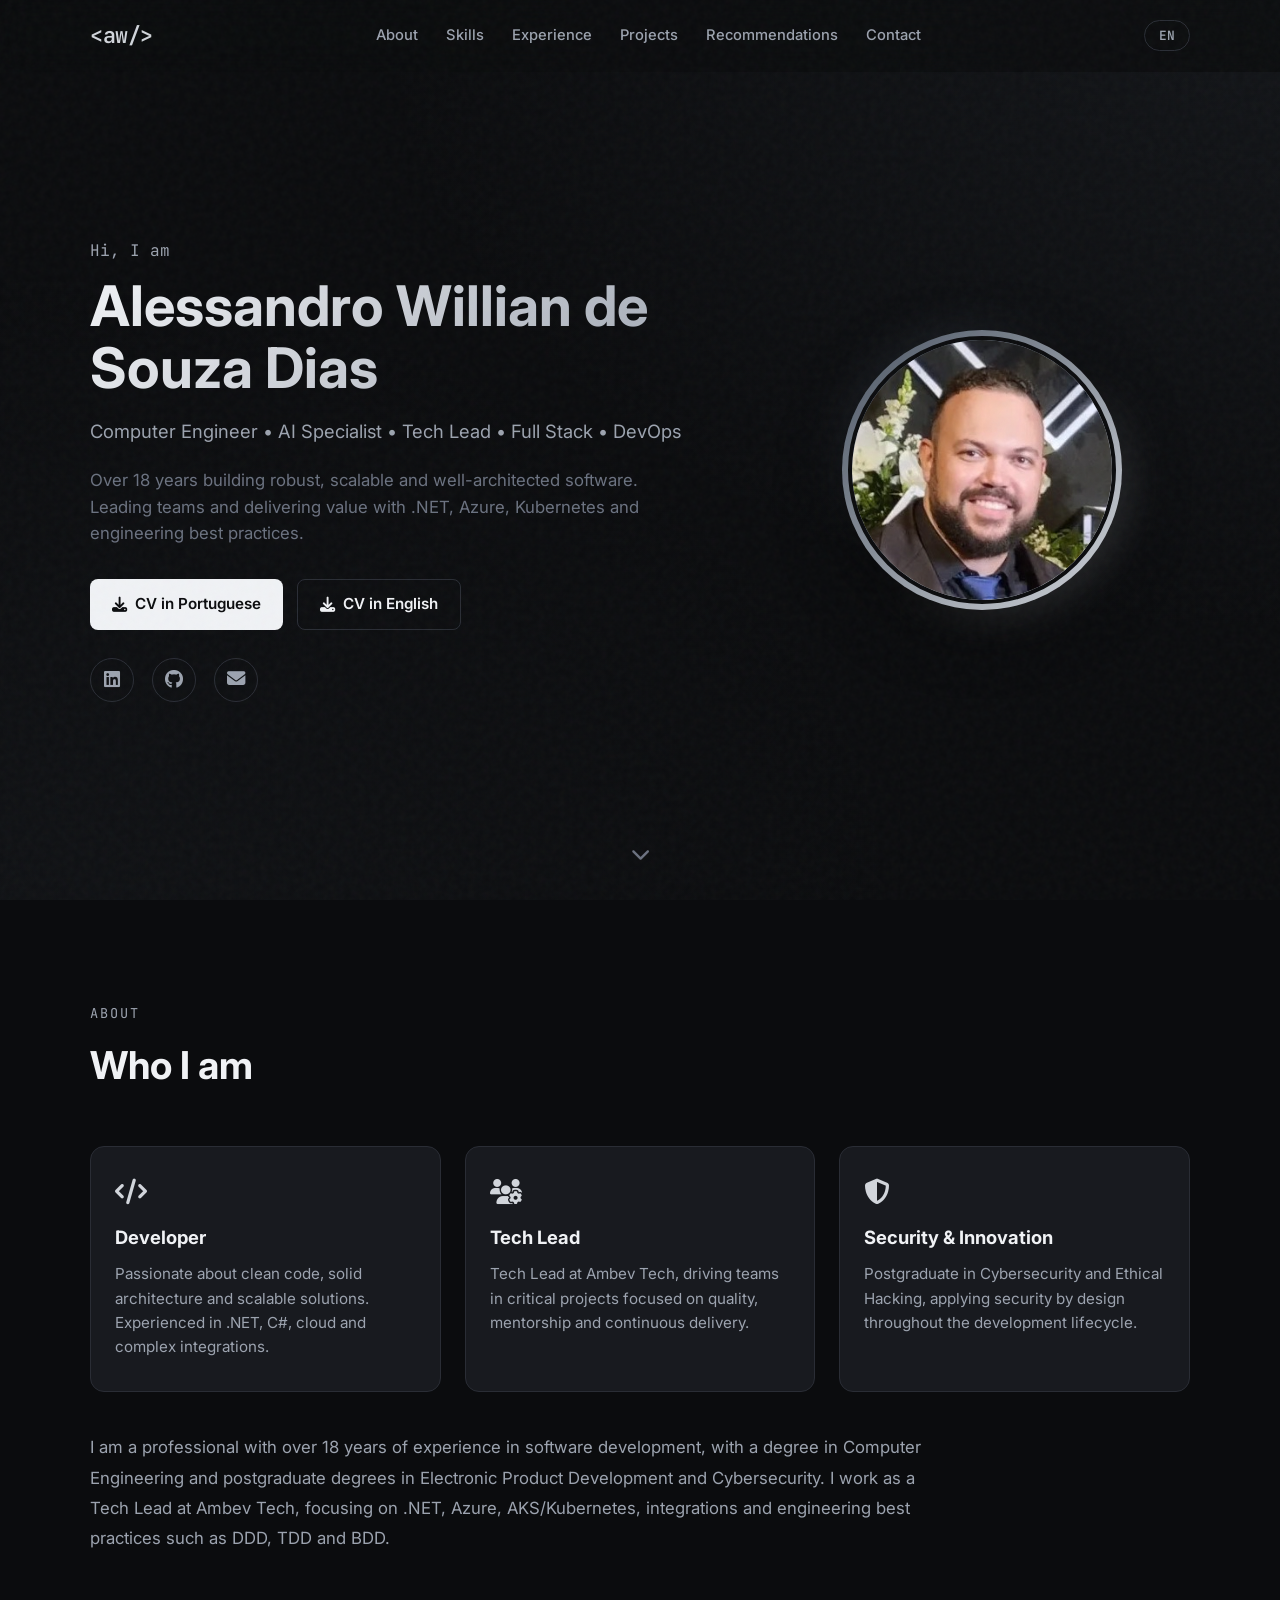
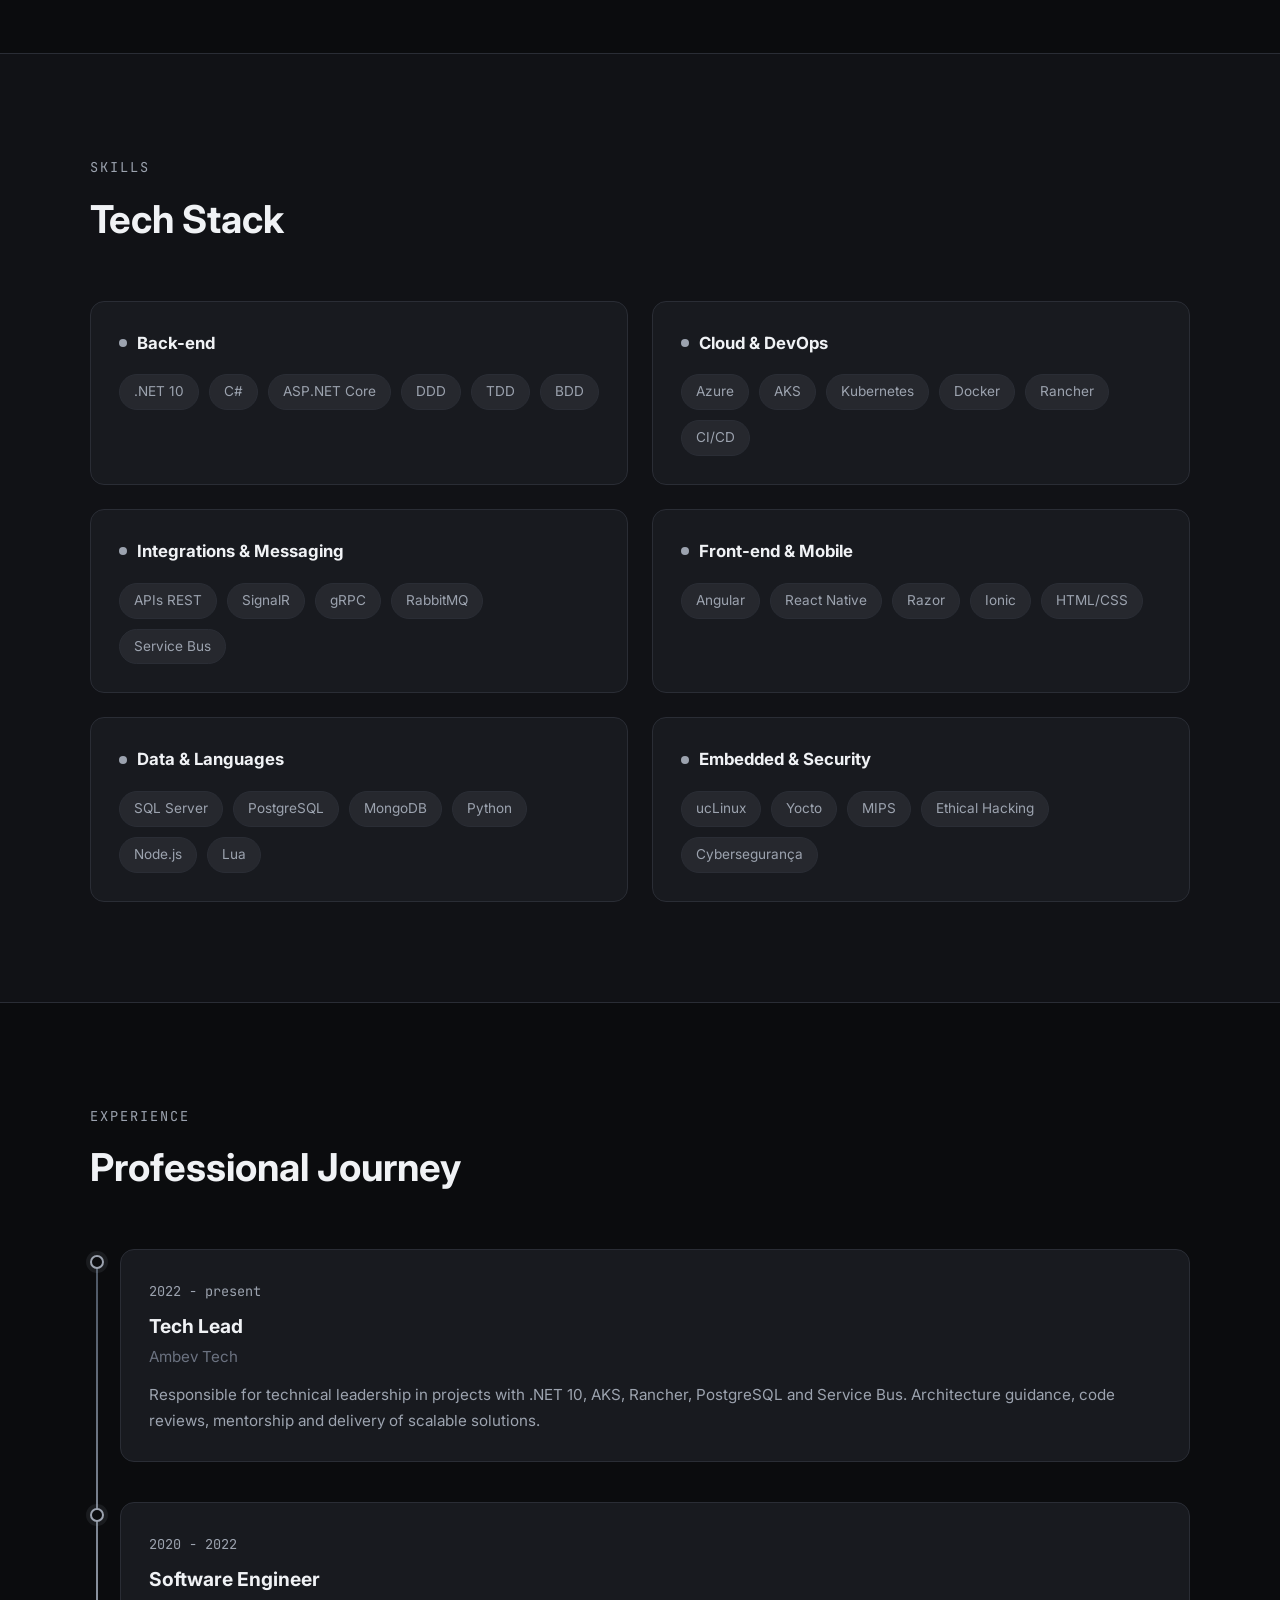
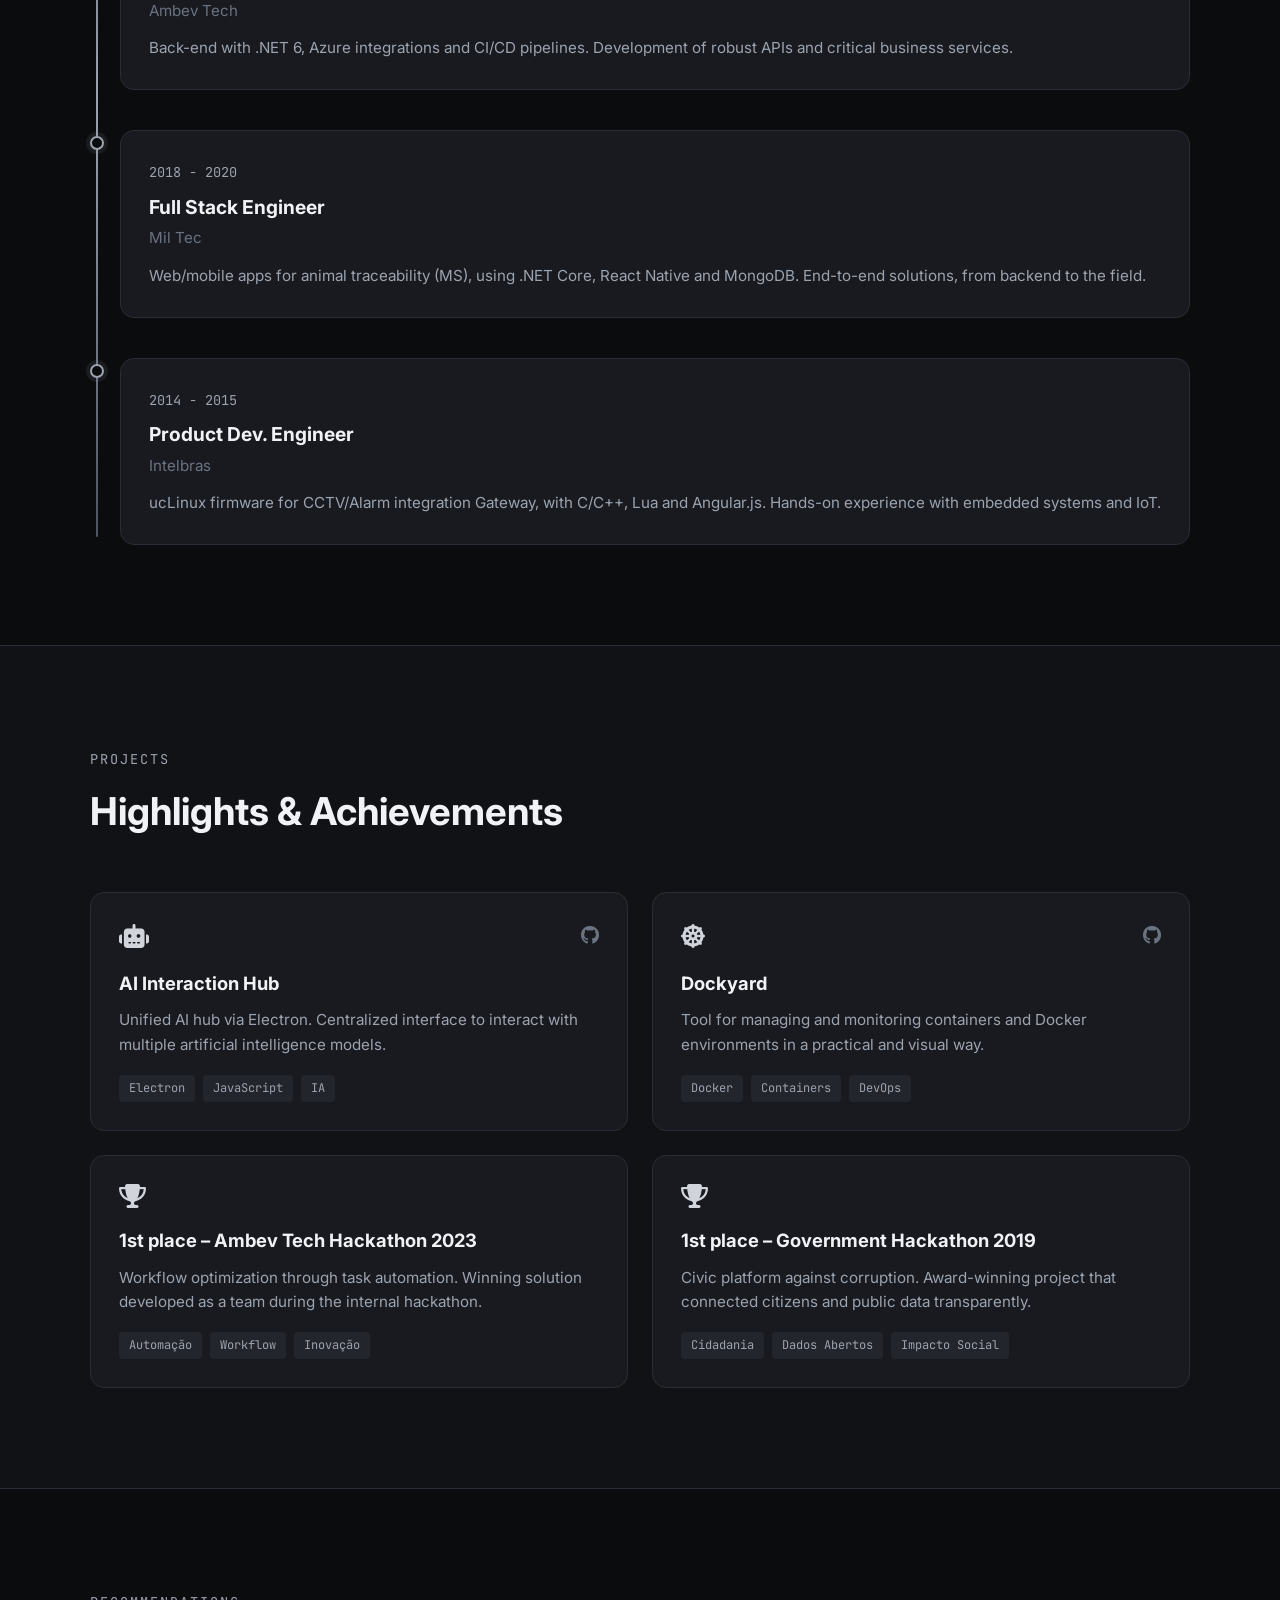
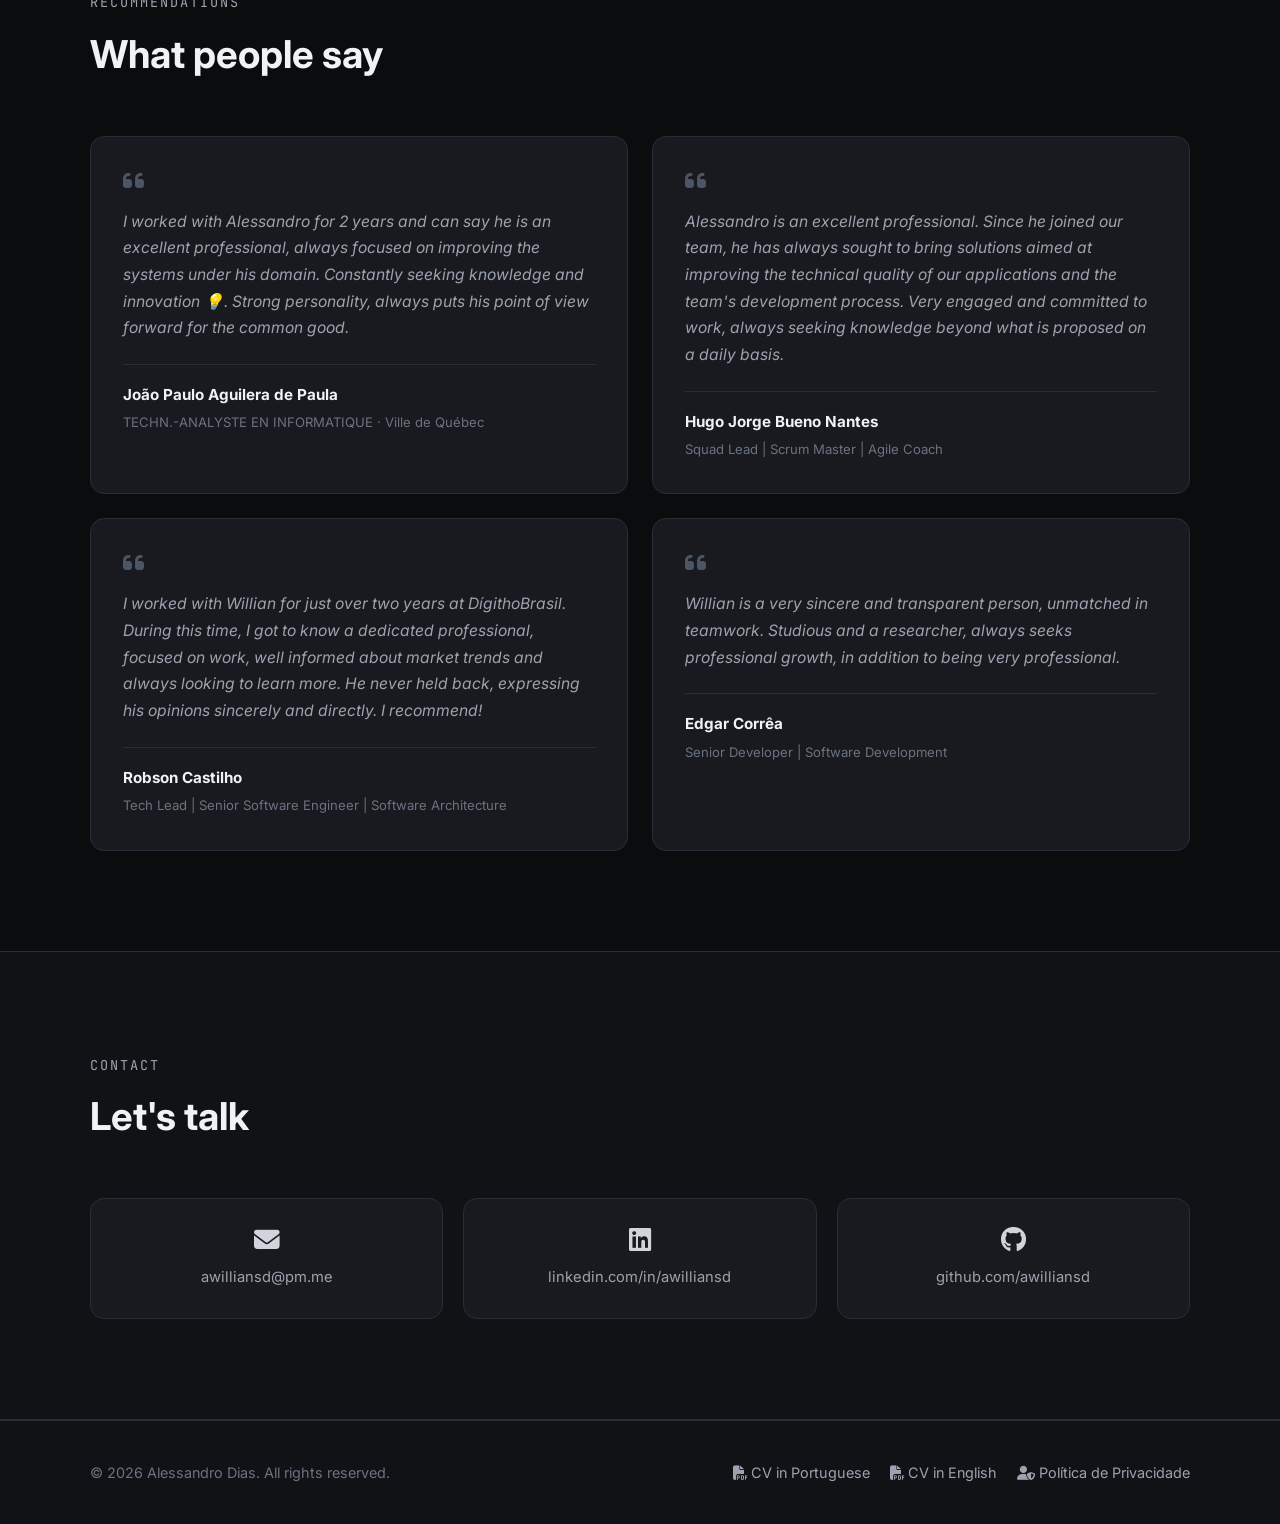
<file: index.html>
<!DOCTYPE html>
<html lang="pt-BR">
<head>
  <meta charset="UTF-8">
  <meta name="viewport" content="width=device-width, initial-scale=1.0">
  <title>Alessandro Dias | Desenvolvedor & Engenheiro Digital</title>
  <meta name="description" content="Currículo online de Alessandro Willian de Souza Dias - Engenheiro de Computação, Tech Lead e Especialista em IA.">
  <link rel="preconnect" href="https://fonts.googleapis.com">
  <link rel="preconnect" href="https://fonts.gstatic.com" crossorigin>
  <link href="https://fonts.googleapis.com/css2?family=Inter:wght@300;400;500;600;700&family=JetBrains+Mono:wght@400;500&display=swap" rel="stylesheet">
  <link rel="stylesheet" href="https://cdnjs.cloudflare.com/ajax/libs/font-awesome/6.5.2/css/all.min.css" integrity="sha512-SnH5WK+bZxgPHs44uWIX+LLJAJ9/2PkPKZ5QiAj6Ta86w+fsb2TkcmfRyVX3pBnMFcV7oQPJkl9QevSCWr3W6A==" crossorigin="anonymous" referrerpolicy="no-referrer">
  <link rel="stylesheet" href="style.css">
</head>
<body>
  <div class="noise"></div>

  <header class="site-header">
    <div class="container header-content">
      <a href="#" class="logo" aria-label="Home">&lt;aw/&gt;</a>
      <nav class="main-nav" aria-label="Navegação principal">
        <a href="#sobre" data-i18n="nav.about">Sobre</a>
        <a href="#habilidades" data-i18n="nav.skills">Habilidades</a>
        <a href="#experiencia" data-i18n="nav.experience">Experiência</a>
        <a href="#projetos" data-i18n="nav.projects">Projetos</a>
        <a href="#depoimentos" data-i18n="nav.recommendations">Depoimentos</a>
        <a href="#contato" data-i18n="nav.contact">Contato</a>
      </nav>
      <div class="header-actions">
        <button class="lang-toggle" id="langToggle" aria-label="Alternar idioma">PT</button>
        <button class="mobile-menu-toggle" id="mobileMenuToggle" aria-label="Abrir menu">
          <i class="fas fa-bars"></i>
        </button>
      </div>
    </div>
  </header>

  <main>
    <section class="hero" id="inicio">
      <div class="container hero-content">
        <div class="hero-text">
          <p class="hero-greeting" data-i18n="hero.greeting">Olá, eu sou</p>
          <h1>Alessandro Willian de Souza Dias</h1>
          <p class="hero-title" data-i18n="hero.title">Engenheiro de Computação • Especialista em IA • Tech Lead • Full Stack • DevOps</p>
          <p class="hero-summary" data-i18n="hero.summary">Mais de 18 anos construindo software robusto, escalável e bem arquitetado. Liderando times e entregando valor com .NET, Azure, Kubernetes e boas práticas de engenharia.</p>
          <div class="hero-buttons">
            <a href="Alessandro%20Willian%20-%20CV%202025.pdf" download class="btn btn-primary">
              <i class="fas fa-download"></i> <span data-i18n="hero.downloadPt">CV em Português</span>
            </a>
            <a href="Alessandro%20Willian%20-%20Resume%202025.pdf" download class="btn btn-secondary">
              <i class="fas fa-download"></i> <span data-i18n="hero.downloadEn">CV in English</span>
            </a>
          </div>
          <div class="hero-socials">
            <a href="https://linkedin.com/in/awilliansd" target="_blank" rel="noopener" aria-label="LinkedIn"><i class="fab fa-linkedin"></i></a>
            <a href="https://github.com/awilliansd" target="_blank" rel="noopener" aria-label="GitHub"><i class="fab fa-github"></i></a>
            <a href="mailto:awilliansd@pm.me" aria-label="Email"><i class="fas fa-envelope"></i></a>
          </div>
        </div>
        <div class="hero-image">
          <div class="profile-frame">
            <img src="IMG_20230521_005913_992-modified.png" alt="Foto de Alessandro Dias" class="profile">
          </div>
        </div>
      </div>
      <div class="scroll-hint">
        <i class="fas fa-chevron-down"></i>
      </div>
    </section>

    <section id="sobre" class="section reveal">
      <div class="container">
        <div class="section-header">
          <span class="section-tag" data-i18n="section.aboutTag">Sobre</span>
          <h2 data-i18n="section.aboutTitle">Quem sou eu</h2>
        </div>
        <div class="about-grid">
          <div class="about-card">
            <i class="fas fa-code"></i>
            <h3 data-i18n="about.dev.title">Desenvolvedor</h3>
            <p data-i18n="about.dev.text">Apaixonado por código limpo, arquitetura sólida e soluções que escalam. Experiência em .NET, C#, cloud e integrações complexas.</p>
          </div>
          <div class="about-card">
            <i class="fas fa-users-cog"></i>
            <h3 data-i18n="about.lead.title">Líder Técnico</h3>
            <p data-i18n="about.lead.text">Tech Lead na Ambev Tech, conduzindo times em projetos críticos com foco em qualidade, mentoria e entrega contínua.</p>
          </div>
          <div class="about-card">
            <i class="fas fa-shield-alt"></i>
            <h3 data-i18n="about.security.title">Segurança & Inovação</h3>
            <p data-i18n="about.security.text">Pós-graduação em Cybersegurança e Ethical Hacking, aplicando segurança por design em todo o ciclo de desenvolvimento.</p>
          </div>
        </div>
        <p class="about-text" data-i18n="about.main">Sou um profissional com mais de 18 anos de experiência em desenvolvimento de software, com formação em Engenharia da Computação e pós-graduações em Desenvolvimento de Produtos Eletrônicos e Cybersegurança. Atuo como Tech Lead na Ambev Tech, com foco em .NET, Azure, AKS/Kubernetes, integrações e boas práticas de engenharia como DDD, TDD e BDD.</p>
      </div>
    </section>

    <section id="habilidades" class="section reveal alt-bg">
      <div class="container">
        <div class="section-header">
          <span class="section-tag" data-i18n="section.skillsTag">Habilidades</span>
          <h2 data-i18n="section.skillsTitle">Stack Tecnológico</h2>
        </div>
        <div class="skills-grid">
          <div class="skill-category">
            <h3 data-i18n="skills.backend">Back-end</h3>
            <div class="skill-tags">
              <span>.NET 10</span><span>C#</span><span>ASP.NET Core</span><span>DDD</span><span>TDD</span><span>BDD</span>
            </div>
          </div>
          <div class="skill-category">
            <h3 data-i18n="skills.cloud">Cloud & DevOps</h3>
            <div class="skill-tags">
              <span>Azure</span><span>AKS</span><span>Kubernetes</span><span>Docker</span><span>Rancher</span><span>CI/CD</span>
            </div>
          </div>
          <div class="skill-category">
            <h3 data-i18n="skills.integration">Integrações & Mensageria</h3>
            <div class="skill-tags">
              <span>APIs REST</span><span>SignalR</span><span>gRPC</span><span>RabbitMQ</span><span>Service Bus</span>
            </div>
          </div>
          <div class="skill-category">
            <h3 data-i18n="skills.frontend">Front-end & Mobile</h3>
            <div class="skill-tags">
              <span>Angular</span><span>React Native</span><span>Razor</span><span>Ionic</span><span>HTML/CSS</span>
            </div>
          </div>
          <div class="skill-category">
            <h3 data-i18n="skills.data">Dados & Linguagens</h3>
            <div class="skill-tags">
              <span>SQL Server</span><span>PostgreSQL</span><span>MongoDB</span><span>Python</span><span>Node.js</span><span>Lua</span>
            </div>
          </div>
          <div class="skill-category">
            <h3 data-i18n="skills.embedded">Embarcados & Segurança</h3>
            <div class="skill-tags">
              <span>ucLinux</span><span>Yocto</span><span>MIPS</span><span>Ethical Hacking</span><span>Cybersegurança</span>
            </div>
          </div>
        </div>
      </div>
    </section>

    <section id="experiencia" class="section reveal">
      <div class="container">
        <div class="section-header">
          <span class="section-tag" data-i18n="section.experienceTag">Experiência</span>
          <h2 data-i18n="section.experienceTitle">Trajetória Profissional</h2>
        </div>
        <div class="timeline">
          <div class="timeline-item">
            <div class="timeline-marker"></div>
            <div class="timeline-content">
              <span class="timeline-date">2022 - <span data-i18n="experience.present">atual</span></span>
              <h3>Tech Lead</h3>
              <p class="timeline-company">Ambev Tech</p>
              <p data-i18n="experience.ambevTechLead">Responsável por liderança técnica em projetos com .NET 10, AKS, Rancher, PostgreSQL e Service Bus. Condução de arquitetura, code reviews, mentoria e entrega de soluções escaláveis.</p>
            </div>
          </div>
          <div class="timeline-item">
            <div class="timeline-marker"></div>
            <div class="timeline-content">
              <span class="timeline-date">2020 - 2022</span>
              <h3>Software Engineer</h3>
              <p class="timeline-company">Ambev Tech</p>
              <p data-i18n="experience.ambevEngineer">Back-end em .NET 6, integrações com Azure e pipelines CI/CD. Desenvolvimento de APIs robustas e serviços críticos para o negócio.</p>
            </div>
          </div>
          <div class="timeline-item">
            <div class="timeline-marker"></div>
            <div class="timeline-content">
              <span class="timeline-date">2018 - 2020</span>
              <h3>Full Stack Engineer</h3>
              <p class="timeline-company">Mil Tec</p>
              <p data-i18n="experience.milTec">Apps web/mobile para rastreabilidade animal (MS), usando .NET Core, React Native e MongoDB. Soluções de ponta a ponta, do backend ao campo.</p>
            </div>
          </div>
          <div class="timeline-item">
            <div class="timeline-marker"></div>
            <div class="timeline-content">
              <span class="timeline-date">2014 - 2015</span>
              <h3>Product Dev. Engineer</h3>
              <p class="timeline-company">Intelbras</p>
              <p data-i18n="experience.intelbras">Firmware ucLinux para Gateway de integração CFTV/Alarmes, com C/C++, Lua e Angular.js. Experiência prática com sistemas embarcados e IoT.</p>
            </div>
          </div>
        </div>
      </div>
    </section>

    <section id="projetos" class="section reveal alt-bg">
      <div class="container">
        <div class="section-header">
          <span class="section-tag" data-i18n="section.projectsTag">Projetos</span>
          <h2 data-i18n="section.projectsTitle">Destaques & Conquistas</h2>
        </div>
        <div class="projects-grid">
          <article class="project-card">
            <div class="project-header">
              <i class="fas fa-robot"></i>
              <div class="project-links">
                <a href="https://github.com/awilliansd/ai-interaction-hub" target="_blank" rel="noopener" aria-label="GitHub"><i class="fab fa-github"></i></a>
              </div>
            </div>
            <h3>AI Interaction Hub</h3>
            <p data-i18n="projects.aiHub">Hub unificado de IAs via Electron. Interface centralizada para interagir com múltiplos modelos de inteligência artificial.</p>
            <div class="project-tags"><span>Electron</span><span>JavaScript</span><span>IA</span></div>
          </article>
          <article class="project-card">
            <div class="project-header">
              <i class="fas fa-dharmachakra"></i>
              <div class="project-links">
                <a href="https://github.com/awilliansd/dockyard" target="_blank" rel="noopener" aria-label="GitHub"><i class="fab fa-github"></i></a>
              </div>
            </div>
            <h3>Dockyard</h3>
            <p data-i18n="projects.dockyard">Ferramenta para gerenciamento e monitoramento de containers e ambientes Docker de forma prática e visual.</p>
            <div class="project-tags"><span>Docker</span><span>Containers</span><span>DevOps</span></div>
          </article>
          <article class="project-card">
            <div class="project-header">
              <i class="fas fa-trophy"></i>
            </div>
            <h3 data-i18n="projects.hackathonAmbevTitle">1º lugar – Hackathon Ambev Tech 2023</h3>
            <p data-i18n="projects.hackathonAmbev">Otimização de workflows com automação de tarefas. Solução vencedora desenvolvida em equipe durante o hackathon interno.</p>
            <div class="project-tags"><span>Automação</span><span>Workflow</span><span>Inovação</span></div>
          </article>
          <article class="project-card">
            <div class="project-header">
              <i class="fas fa-trophy"></i>
            </div>
            <h3 data-i18n="projects.hackathonGovTitle">1º lugar – Hackathon Governo 2019</h3>
            <p data-i18n="projects.hackathonGov">Plataforma cívica contra corrupção. Projeto vencedor que conectou cidadãos e dados públicos de forma transparente.</p>
            <div class="project-tags"><span>Cidadania</span><span>Dados Abertos</span><span>Impacto Social</span></div>
          </article>
        </div>
      </div>
    </section>

    <section id="depoimentos" class="section reveal">
      <div class="container">
        <div class="section-header">
          <span class="section-tag" data-i18n="section.recommendationsTag">Depoimentos</span>
          <h2 data-i18n="section.recommendationsTitle">Recomendações</h2>
        </div>
        <div class="recommendations-grid">
          <blockquote class="recommendation-card">
            <i class="fas fa-quote-left quote-icon"></i>
            <p data-i18n="rec.joao">I worked with Alessandro for 2 years and can say he is an excellent professional, always focused on improving the systems under his domain. Constantly seeking knowledge and innovation 💡. Strong personality, always puts his point of view forward for the common good.</p>
            <footer>
              <strong>João Paulo Aguilera de Paula</strong>
              <span>TECHN.-ANALYSTE EN INFORMATIQUE · Ville de Québec</span>
            </footer>
          </blockquote>
          <blockquote class="recommendation-card">
            <i class="fas fa-quote-left quote-icon"></i>
            <p data-i18n="rec.hugo">Alessandro is an excellent professional. Since he joined our team, he has always sought to bring solutions aimed at improving the technical quality of our applications and the team's development process. Very engaged and committed to work, always seeking knowledge beyond what is proposed on a daily basis.</p>
            <footer>
              <strong>Hugo Jorge Bueno Nantes</strong>
              <span>Squad Lead | Scrum Master | Agile Coach</span>
            </footer>
          </blockquote>
          <blockquote class="recommendation-card">
            <i class="fas fa-quote-left quote-icon"></i>
            <p data-i18n="rec.robson">I worked with Willian for just over two years at DígithoBrasil. During this time, I got to know a dedicated professional, focused on work, well informed about market trends and always looking to learn more. He never held back, expressing his opinions sincerely and directly. I recommend!</p>
            <footer>
              <strong>Robson Castilho</strong>
              <span>Tech Lead | Senior Software Engineer | Software Architecture</span>
            </footer>
          </blockquote>
          <blockquote class="recommendation-card">
            <i class="fas fa-quote-left quote-icon"></i>
            <p data-i18n="rec.edgar">Willian is a very sincere and transparent person, unmatched in teamwork. Studious and a researcher, always seeks professional growth, in addition to being very professional.</p>
            <footer>
              <strong>Edgar Corrêa</strong>
              <span>Senior Developer | Software Development</span>
            </footer>
          </blockquote>
        </div>
      </div>
    </section>

    <section id="contato" class="section reveal alt-bg">
      <div class="container">
        <div class="section-header">
          <span class="section-tag" data-i18n="section.contactTag">Contato</span>
          <h2 data-i18n="section.contactTitle">Vamos conversar</h2>
        </div>
        <div class="contact-grid">
          <a href="mailto:awilliansd@pm.me" class="contact-card">
            <i class="fas fa-envelope"></i>
            <span>awilliansd@pm.me</span>
          </a>
          <a href="https://linkedin.com/in/awilliansd" target="_blank" rel="noopener" class="contact-card">
            <i class="fab fa-linkedin"></i>
            <span>linkedin.com/in/awilliansd</span>
          </a>
          <a href="https://github.com/awilliansd" target="_blank" rel="noopener" class="contact-card">
            <i class="fab fa-github"></i>
            <span>github.com/awilliansd</span>
          </a>
        </div>
      </div>
    </section>
  </main>

  <footer class="site-footer">
    <div class="container">
      <p>&copy; 2026 Alessandro Dias. <span data-i18n="footer.rights">Todos os direitos reservados.</span></p>
      <div class="footer-downloads">
        <a href="Alessandro%20Willian%20-%20CV%202025.pdf" download><i class="fas fa-file-pdf"></i> <span data-i18n="footer.cvPt">CV em Português</span></a>
        <a href="Alessandro%20Willian%20-%20Resume%202025.pdf" download><i class="fas fa-file-pdf"></i> <span data-i18n="footer.cvEn">CV in English</span></a>
        <a href="privacy.html"><i class="fas fa-user-shield"></i> <span>Política de Privacidade</span></a>
      </div>
    </div>
  </footer>

  <button class="back-to-top" id="backToTop" aria-label="Voltar ao topo"><i class="fas fa-arrow-up"></i></button>

  <script src="script.js"></script>
</body>
</html>
</file>
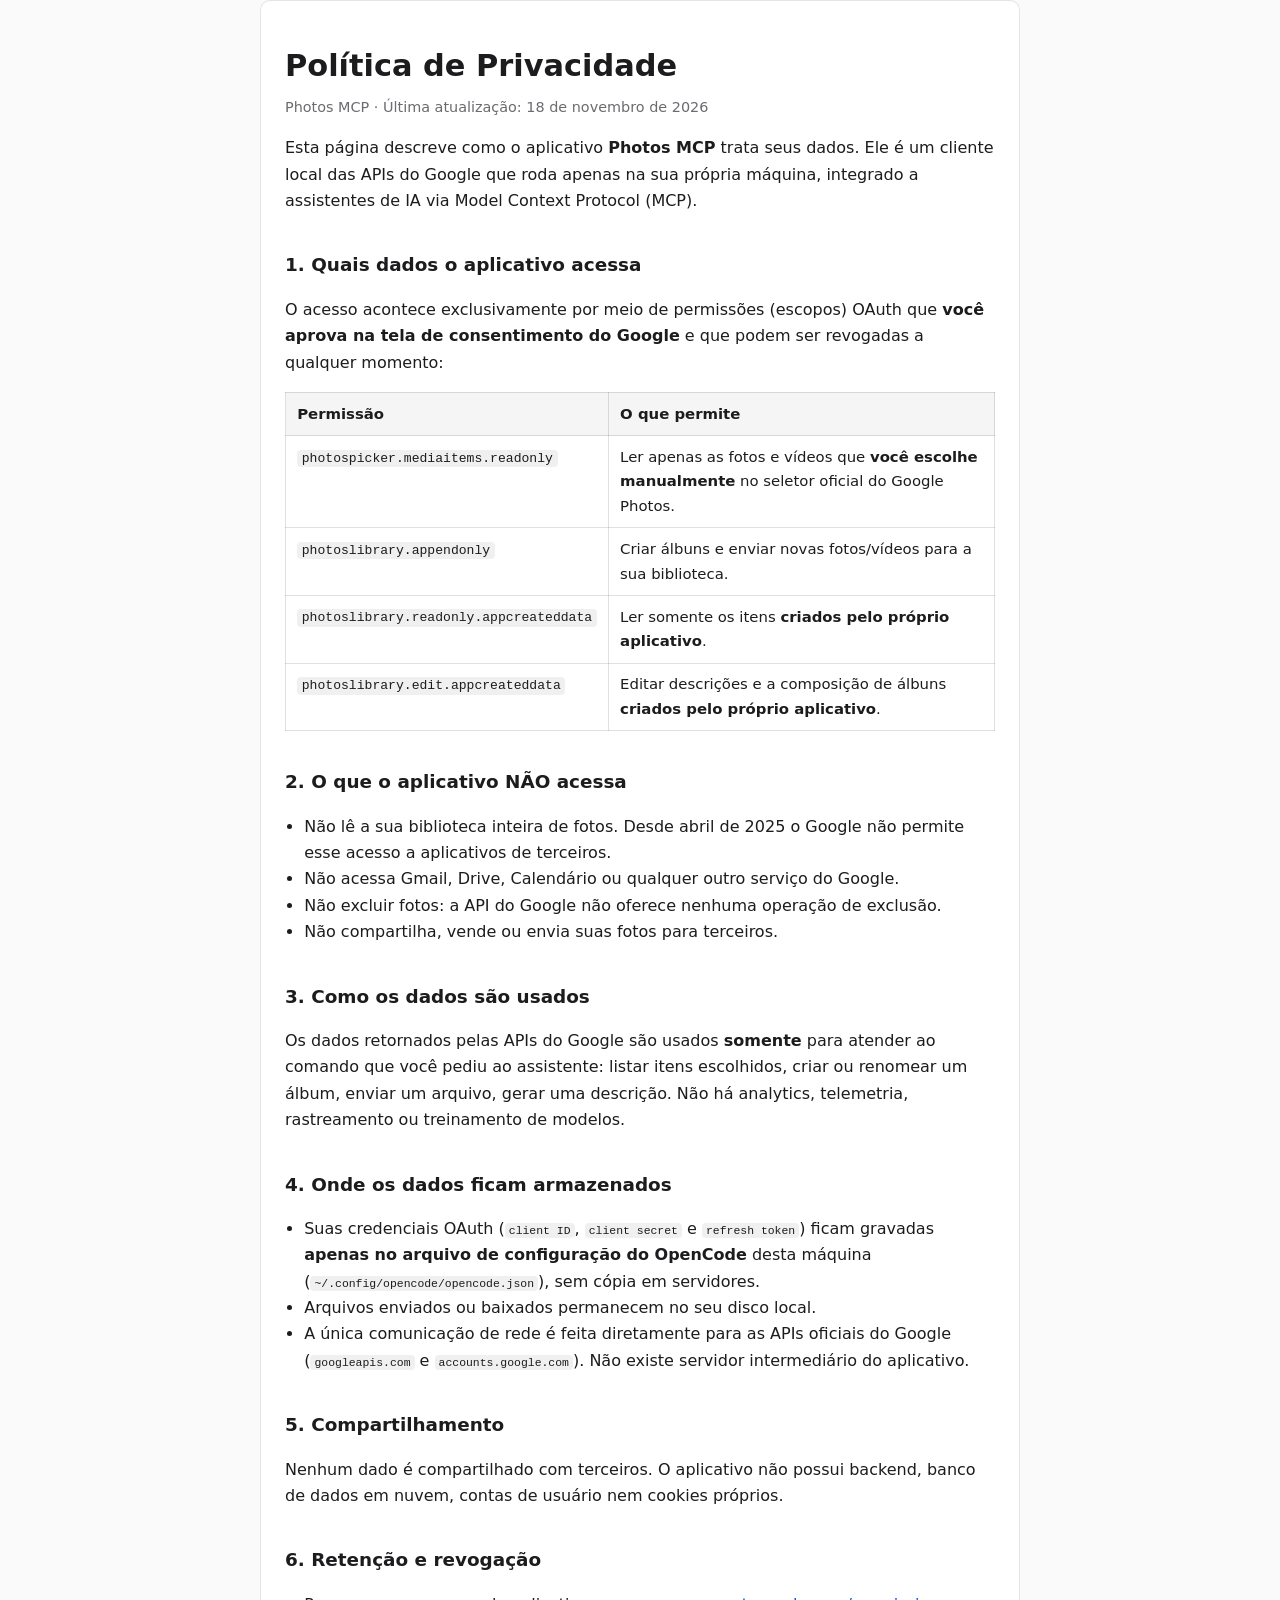
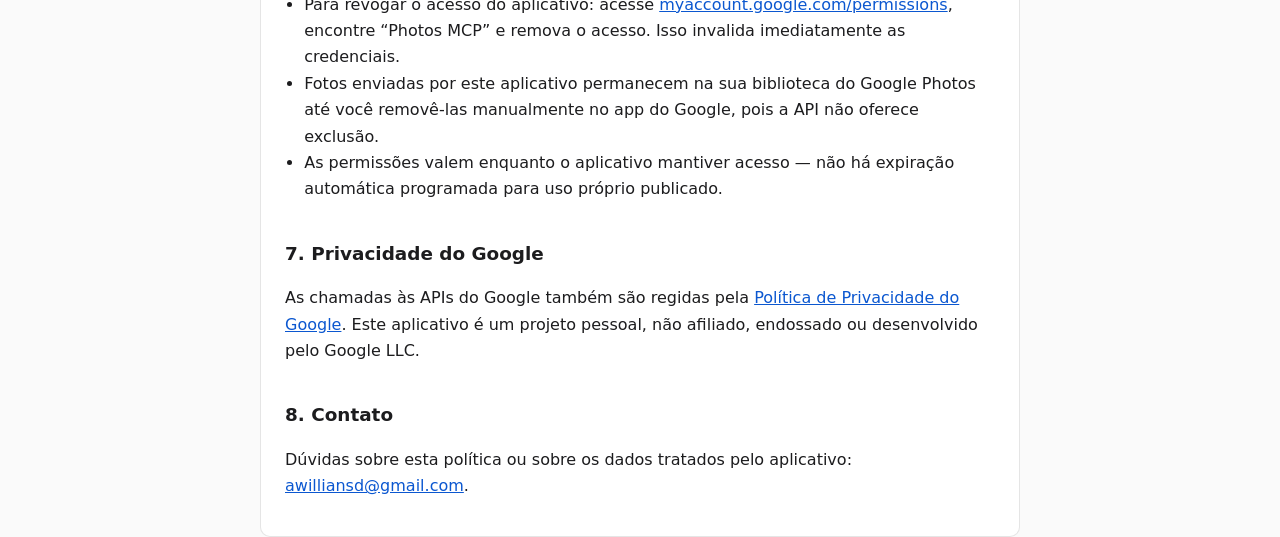
<file: privacy.html>
<!DOCTYPE html>
<html lang="pt-BR">
<head>
  <meta charset="UTF-8">
  <meta name="viewport" content="width=device-width, initial-scale=1.0">
  <title>Política de Privacidade — Photos MCP</title>
  <style>
    :root { color-scheme: light dark; }
    * { box-sizing: border-box; }
    body {
      margin: 0;
      font-family: system-ui, -apple-system, "Segoe UI", Roboto, Arial, sans-serif;
      line-height: 1.65;
      color: #1c1c1e;
      background: #fafafa;
    }
    main { max-width: 760px; margin: 0 auto; padding: 48px 24px 72px; }
    h1 { font-size: 1.9rem; margin-bottom: .25rem; }
    h2 { font-size: 1.15rem; margin-top: 2.25rem; }
    .meta { color: #6b6b70; font-size: .9rem; margin-top: 0; }
    ul { padding-left: 1.2rem; }
    code { background: rgba(0,0,0,.06); padding: .1em .35em; border-radius: 4px; font-size: .88em; }
    a { color: #0b57d0; }
    table { width: 100%; border-collapse: collapse; font-size: .93rem; margin-top: .5rem; }
    th, td { border: 1px solid rgba(0,0,0,.12); padding: .55rem .7rem; text-align: left; vertical-align: top; }
    th { background: rgba(0,0,0,.04); }
    .card { background: #fff; border: 1px solid rgba(0,0,0,.1); border-radius: 10px; padding: 1.25rem 1.5rem; }
    @media (prefers-color-scheme: dark) {
      body { color: #e8e8ea; background: #121214; }
      .card { background: #1b1b1e; border-color: rgba(255,255,255,.1); }
      th { background: rgba(255,255,255,.06); }
      th, td { border-color: rgba(255,255,255,.14); }
      a { color: #8ab4f8; }
      code { background: rgba(255,255,255,.08); }
    }
  </style>
</head>
<body>
  <main class="card">
    <h1>Política de Privacidade</h1>
    <p class="meta">Photos MCP · Última atualização: 18 de novembro de 2026</p>

    <p>
      Esta página descreve como o aplicativo <strong>Photos MCP</strong> trata seus dados.
      Ele é um cliente local das APIs do Google que roda apenas na sua própria máquina,
      integrado a assistentes de IA via Model Context Protocol (MCP).
    </p>

    <h2>1. Quais dados o aplicativo acessa</h2>
    <p>
      O acesso acontece exclusivamente por meio de permissões (escopos) OAuth que
      <strong>você aprova na tela de consentimento do Google</strong> e que podem ser
      revogadas a qualquer momento:
    </p>
    <table>
      <thead>
        <tr><th>Permissão</th><th>O que permite</th></tr>
      </thead>
      <tbody>
        <tr>
          <td><code>photospicker.mediaitems.readonly</code></td>
          <td>Ler apenas as fotos e vídeos que <strong>você escolhe manualmente</strong> no seletor oficial do Google Photos.</td>
        </tr>
        <tr>
          <td><code>photoslibrary.appendonly</code></td>
          <td>Criar álbuns e enviar novas fotos/vídeos para a sua biblioteca.</td>
        </tr>
        <tr>
          <td><code>photoslibrary.readonly.appcreateddata</code></td>
          <td>Ler somente os itens <strong>criados pelo próprio aplicativo</strong>.</td>
        </tr>
        <tr>
          <td><code>photoslibrary.edit.appcreateddata</code></td>
          <td>Editar descrições e a composição de álbuns <strong>criados pelo próprio aplicativo</strong>.</td>
        </tr>
      </tbody>
    </table>

    <h2>2. O que o aplicativo NÃO acessa</h2>
    <ul>
      <li>Não lê a sua biblioteca inteira de fotos. Desde abril de 2025 o Google não permite esse acesso a aplicativos de terceiros.</li>
      <li>Não acessa Gmail, Drive, Calendário ou qualquer outro serviço do Google.</li>
      <li>Não excluir fotos: a API do Google não oferece nenhuma operação de exclusão.</li>
      <li>Não compartilha, vende ou envia suas fotos para terceiros.</li>
    </ul>

    <h2>3. Como os dados são usados</h2>
    <p>
      Os dados retornados pelas APIs do Google são usados <strong>somente</strong> para
      atender ao comando que você pediu ao assistente: listar itens escolhidos,
      criar ou renomear um álbum, enviar um arquivo, gerar uma descrição.
      Não há analytics, telemetria, rastreamento ou treinamento de modelos.
    </p>

    <h2>4. Onde os dados ficam armazenados</h2>
    <ul>
      <li>Suas credenciais OAuth (<code>client ID</code>, <code>client secret</code> e <code>refresh token</code>) ficam gravadas <strong>apenas no arquivo de configuração do OpenCode</strong> desta máquina (<code>~/.config/opencode/opencode.json</code>), sem cópia em servidores.</li>
      <li>Arquivos enviados ou baixados permanecem no seu disco local.</li>
      <li>A única comunicação de rede é feita diretamente para as APIs oficiais do Google (<code>googleapis.com</code> e <code>accounts.google.com</code>). Não existe servidor intermediário do aplicativo.</li>
    </ul>

    <h2>5. Compartilhamento</h2>
    <p>
      Nenhum dado é compartilhado com terceiros. O aplicativo não possui backend,
      banco de dados em nuvem, contas de usuário nem cookies próprios.
    </p>

    <h2>6. Retenção e revogação</h2>
    <ul>
      <li>Para revogar o acesso do aplicativo: acesse
        <a href="https://myaccount.google.com/permissions" target="_blank" rel="noopener">myaccount.google.com/permissions</a>,
        encontre “Photos MCP” e remova o acesso. Isso invalida imediatamente as credenciais.</li>
      <li>Fotos enviadas por este aplicativo permanecem na sua biblioteca do Google Photos até você removê-las manualmente no app do Google, pois a API não oferece exclusão.</li>
      <li>As permissões valem enquanto o aplicativo mantiver acesso — não há expiração automática programada para uso próprio publicado.</li>
    </ul>

    <h2>7. Privacidade do Google</h2>
    <p>
      As chamadas às APIs do Google também são regidas pela
      <a href="https://policies.google.com/privacy" target="_blank" rel="noopener">Política de Privacidade do Google</a>.
      Este aplicativo é um projeto pessoal, não afiliado, endossado ou desenvolvido pelo Google LLC.
    </p>

    <h2>8. Contato</h2>
    <p>
      Dúvidas sobre esta política ou sobre os dados tratados pelo aplicativo:
      <a href="mailto:awilliansd@gmail.com">awilliansd@gmail.com</a>.
    </p>
  </main>
</body>
</html>
</file>
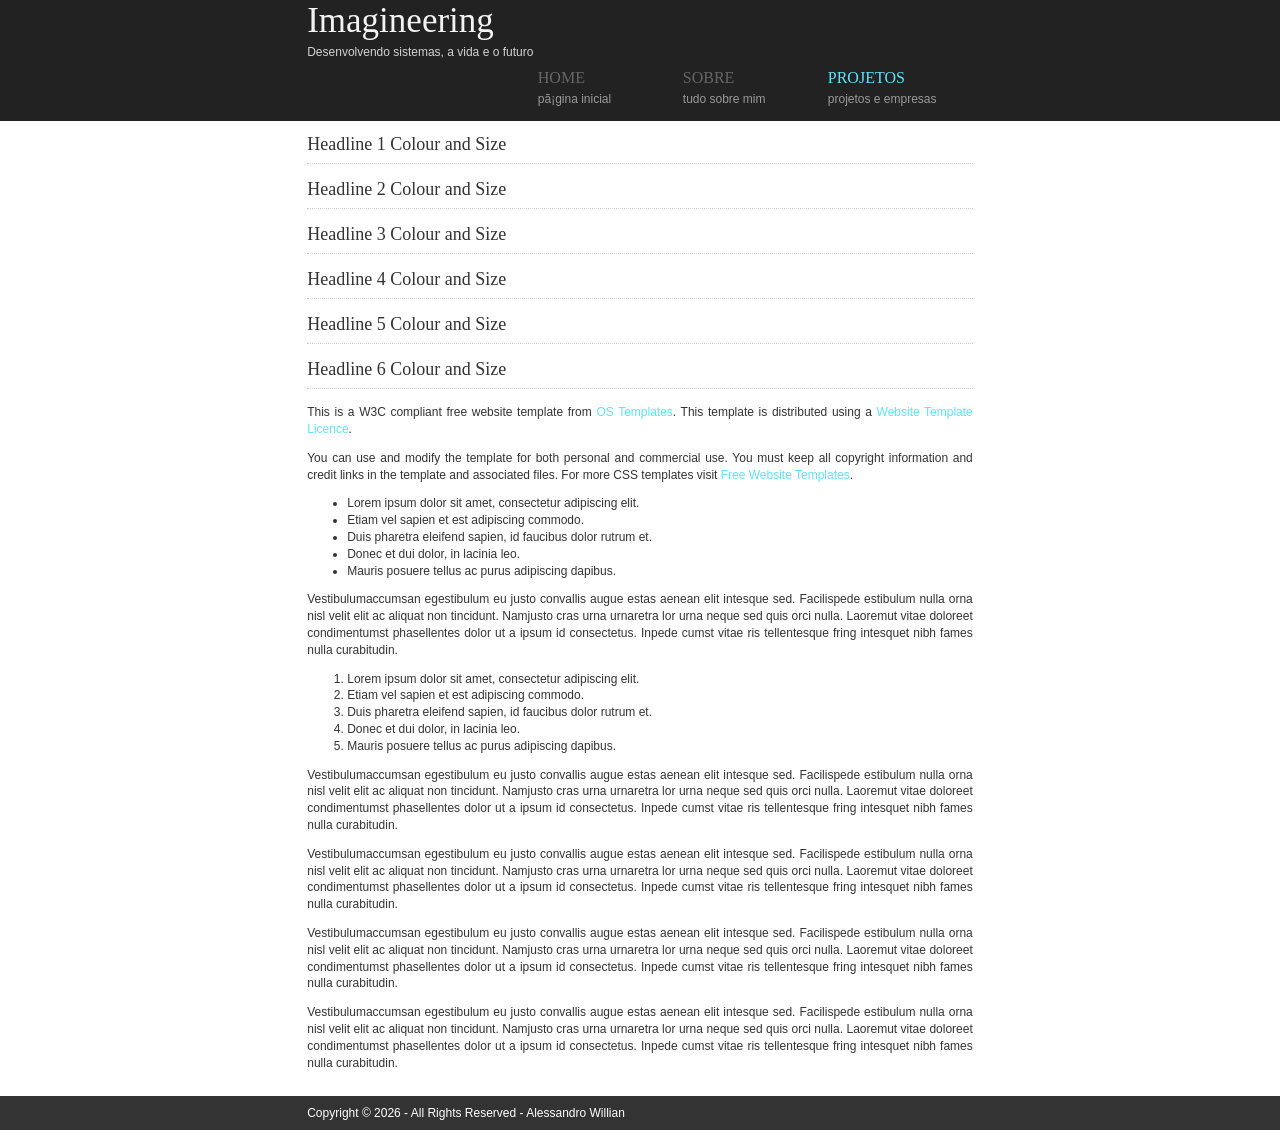
<file: pages/projectsnorganizations.html>
<!DOCTYPE html
	PUBLIC "-//W3C//DTD XHTML 1.0 Transitional//EN" "http://www.w3.org/TR/xhtml1/DTD/xhtml1-transitional.dtd">

<html xmlns="http://www.w3.org/1999/xhtml">

<head>
	<title>imagineering - awilliansd github.io</title>
	<meta http-equiv="Content-Type" content="text/html; charset=iso-8859-1" />
	<link rel="stylesheet" href="../layout/styles/layout.css" type="text/css" />
	<script type="text/javascript" src="../layout/scripts/jquery.min.js"></script>
	<script type="text/javascript" src="../layout/scripts/jquery.slidepanel.setup.js"></script>
</head>

<body id="top">
	<!-- ####################################################################################################### -->
	<div class="wrapper col2">
		<div id="header">
			<div id="logo">
				<h1>
					<a href="#">Imagineering</a>
				</h1>
				<p>Desenvolvendo sistemas, a vida e o futuro</p>
			</div>
			<div id="topnav">
				<ul>
					<li><a href="../index.html">Home</a><span>Página inicial</span></li>
					<li><a href="sobre.html">Sobre</a><span>Tudo sobre mim</span></li>
					<li class="active"><a href="projectsnorganizations.html">Projetos</a><span>projetos e empresas</span>
				</ul>
			</div>
			<br class="clear" />
		</div>
	</div>

	<!-- ####################################################################################################### -->
	<div class="wrapper col4">
		<div id="container">
			<h1>Headline 1 Colour and Size</h1>
			<h2>Headline 2 Colour and Size</h2>
			<h3>Headline 3 Colour and Size</h3>
			<h4>Headline 4 Colour and Size</h4>
			<h5>Headline 5 Colour and Size</h5>
			<h6>Headline 6 Colour and Size</h6>
			<p>This is a W3C compliant free website template from <a href="http://www.os-templates.com/"
					title="Free Website Templates">OS Templates</a>. This template is distributed using a <a
					href="http://www.os-templates.com/template-terms">Website Template Licence</a>.</p>
			<p>You can use and modify the template for both personal and commercial use. You must keep all copyright
				information and credit links in the template and associated files. For more CSS templates visit <a
					href="http://www.os-templates.com/">Free Website Templates</a>.</p>
			<ul>
				<li>Lorem ipsum dolor sit amet, consectetur adipiscing elit.</li>
				<li>Etiam vel sapien et est adipiscing commodo.</li>
				<li>Duis pharetra eleifend sapien, id faucibus dolor rutrum et.</li>
				<li>Donec et dui dolor, in lacinia leo.</li>
				<li>Mauris posuere tellus ac purus adipiscing dapibus.</li>
			</ul>
			<p>Vestibulumaccumsan egestibulum eu justo convallis augue estas aenean elit intesque sed. Facilispede
				estibulum
				nulla orna nisl velit elit ac aliquat non tincidunt. Namjusto cras urna urnaretra lor urna neque sed
				quis orci
				nulla. Laoremut vitae doloreet condimentumst phasellentes dolor ut a ipsum id consectetus. Inpede cumst
				vitae
				ris tellentesque fring intesquet nibh fames nulla curabitudin.</p>
			<ol>
				<li>Lorem ipsum dolor sit amet, consectetur adipiscing elit.</li>
				<li>Etiam vel sapien et est adipiscing commodo.</li>
				<li>Duis pharetra eleifend sapien, id faucibus dolor rutrum et.</li>
				<li>Donec et dui dolor, in lacinia leo.</li>
				<li>Mauris posuere tellus ac purus adipiscing dapibus.</li>
			</ol>
			<p>Vestibulumaccumsan egestibulum eu justo convallis augue estas aenean elit intesque sed. Facilispede
				estibulum
				nulla orna nisl velit elit ac aliquat non tincidunt. Namjusto cras urna urnaretra lor urna neque sed
				quis orci
				nulla. Laoremut vitae doloreet condimentumst phasellentes dolor ut a ipsum id consectetus. Inpede cumst
				vitae
				ris tellentesque fring intesquet nibh fames nulla curabitudin.</p>
			<p>Vestibulumaccumsan egestibulum eu justo convallis augue estas aenean elit intesque sed. Facilispede
				estibulum
				nulla orna nisl velit elit ac aliquat non tincidunt. Namjusto cras urna urnaretra lor urna neque sed
				quis orci
				nulla. Laoremut vitae doloreet condimentumst phasellentes dolor ut a ipsum id consectetus. Inpede cumst
				vitae
				ris tellentesque fring intesquet nibh fames nulla curabitudin.</p>
			<p>Vestibulumaccumsan egestibulum eu justo convallis augue estas aenean elit intesque sed. Facilispede
				estibulum
				nulla orna nisl velit elit ac aliquat non tincidunt. Namjusto cras urna urnaretra lor urna neque sed
				quis orci
				nulla. Laoremut vitae doloreet condimentumst phasellentes dolor ut a ipsum id consectetus. Inpede cumst
				vitae
				ris tellentesque fring intesquet nibh fames nulla curabitudin.</p>
			<p>Vestibulumaccumsan egestibulum eu justo convallis augue estas aenean elit intesque sed. Facilispede
				estibulum
				nulla orna nisl velit elit ac aliquat non tincidunt. Namjusto cras urna urnaretra lor urna neque sed
				quis orci
				nulla. Laoremut vitae doloreet condimentumst phasellentes dolor ut a ipsum id consectetus. Inpede cumst
				vitae
				ris tellentesque fring intesquet nibh fames nulla curabitudin.</p>
		</div>
	</div>

	<!-- ####################################################################################################### -->
	<div class="wrapper col6">
		<div id="copyright">
			<p class="fl_left">
				Copyright &copy; <script>
					var d = new Date();
					var n = d.getFullYear();
					document.write(n);
				</script> - All Rights Reserved - <a href="#">Alessandro Willian</a>
			</p>
			<br class="clear" />
		</div>
	</div>
</body>

</html>
</file>
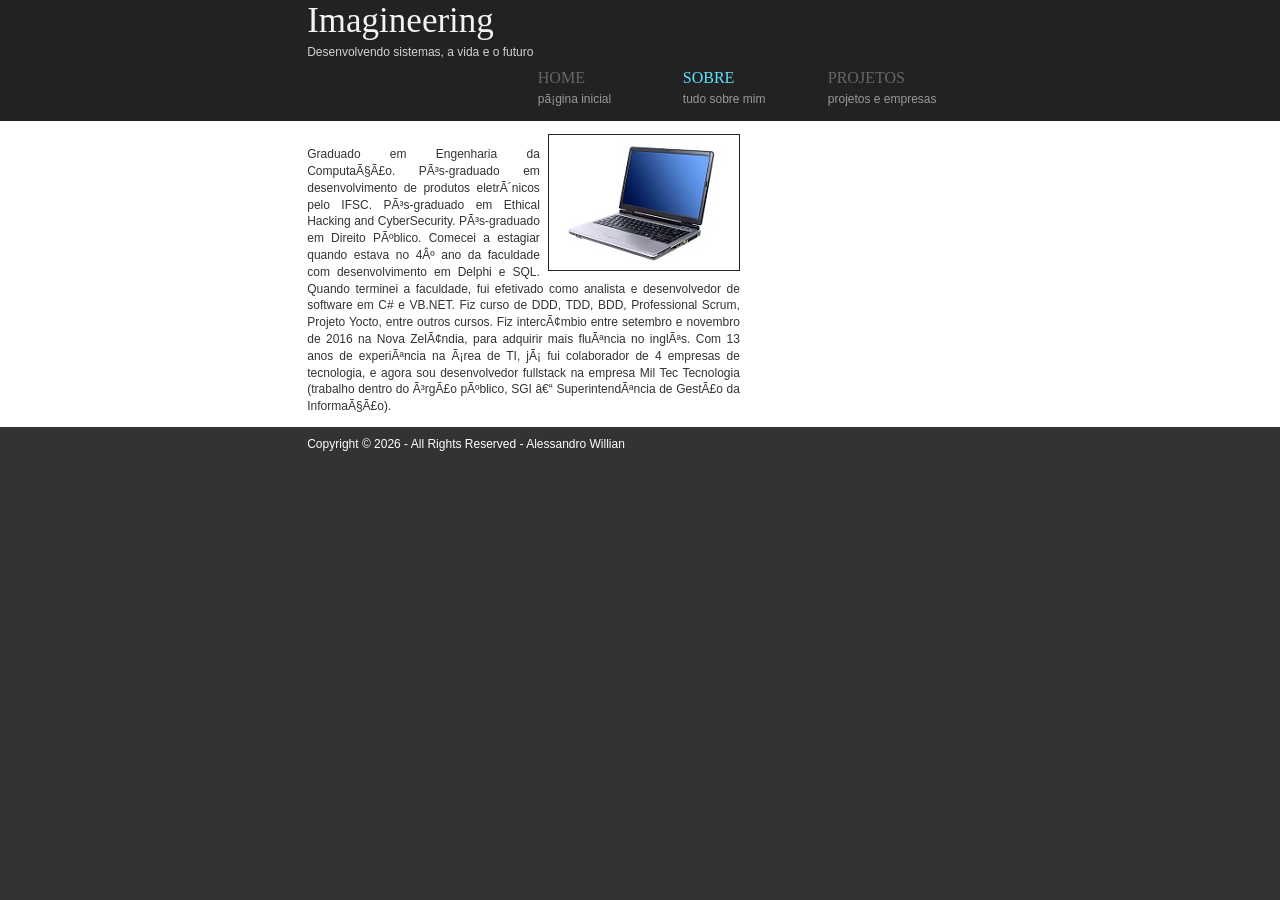
<file: pages/sobre.html>
<!DOCTYPE html
	PUBLIC "-//W3C//DTD XHTML 1.0 Transitional//EN" "http://www.w3.org/TR/xhtml1/DTD/xhtml1-transitional.dtd">

<html xmlns="http://www.w3.org/1999/xhtml">

<head>
	<title>imagineering - awilliansd github.io</title>
	<meta http-equiv="Content-Type" content="text/html; charset=iso-8859-1" />
	<link rel="stylesheet" href="../layout/styles/layout.css" type="text/css" />
	<script type="text/javascript" src="../layout/scripts/jquery.min.js"></script>
	<script type="text/javascript" src="../layout/scripts/jquery.slidepanel.setup.js"></script>
</head>

<body id="top">
	<!-- ####################################################################################################### -->
	<div class="wrapper col2">
		<div id="header">
			<div id="logo">
				<h1>
					<a href="#">Imagineering</a>
				</h1>
				<p>Desenvolvendo sistemas, a vida e o futuro</p>
			</div>
			<div id="topnav">
				<ul>
					<li><a href="../index.html">Home</a><span>Página inicial</span></li>
					<li class="active"><a href="sobre.html">Sobre</a><span>Tudo sobre mim</span></li>
					<li class="last"><a href="projectsnorganizations.html">Projetos</a><span>projetos e empresas</span>
				</ul>
			</div>
			<br class="clear" />
		</div>
	</div>
	
	<!-- ####################################################################################################### -->
	<div class="wrapper col4">
		<div id="container">
			<div id="content">
				<img class="imgr" src="../images/demo/computer.jpg" alt="" />
				<p>Graduado em Engenharia da Computação. Pós-graduado em desenvolvimento de produtos eletrônicos pelo IFSC.
					Pós-graduado em Ethical Hacking and CyberSecurity. Pós-graduado em Direito Público. Comecei a estagiar quando
					estava no 4º ano da faculdade com desenvolvimento em Delphi e SQL. Quando terminei a faculdade, fui efetivado
					como analista e desenvolvedor de software em C# e VB.NET. Fiz curso de DDD, TDD, BDD, Professional Scrum,
					Projeto Yocto, entre outros cursos. Fiz intercâmbio entre setembro e novembro de 2016 na Nova Zelândia, para
					adquirir mais fluência no inglês. Com 13 anos de experiência na área de TI, já fui colaborador de 4 empresas de
					tecnologia, e agora sou desenvolvedor fullstack na empresa Mil Tec Tecnologia (trabalho dentro do órgão público,
					SGI – Superintendência de Gestão da Informação).
			</div>
		</div>
	</div>
	
	<!-- ####################################################################################################### -->
	<div class="wrapper col6">
		<div id="copyright">
			<p class="fl_left">
				Copyright &copy; <script>
					var d = new Date();
					var n = d.getFullYear();
					document.write(n);
				</script> - All Rights Reserved - <a href="#">Alessandro Willian</a>
			</p>
			<br class="clear" />
		</div>
	</div>
</body>

</html>
</file>
<file: style.css>
:root {
  --bg-primary: #0b0c0e;
  --bg-secondary: #111216;
  --bg-card: #181a1f;
  --bg-card-hover: #1e2128;
  --text-primary: #f0f2f5;
  --text-secondary: #9ca3af;
  --text-muted: #6b7280;
  --accent: #9ca3af;
  --accent-light: #d1d5db;
  --accent-dark: #4b5563;
  --border: #2a2d35;
  --border-hover: #4b5563;
  --shadow: 0 8px 30px rgba(0, 0, 0, 0.35);
  --radius: 14px;
  --transition: 0.25s ease;
  --font-base: 'Inter', -apple-system, BlinkMacSystemFont, sans-serif;
  --font-mono: 'JetBrains Mono', monospace;
}

* {
  margin: 0;
  padding: 0;
  box-sizing: border-box;
}

html {
  scroll-behavior: smooth;
}

body {
  font-family: var(--font-base);
  background-color: var(--bg-primary);
  color: var(--text-primary);
  line-height: 1.6;
  overflow-x: hidden;
}

::selection {
  background: rgba(156, 163, 175, 0.25);
  color: var(--text-primary);
}

a {
  color: inherit;
  text-decoration: none;
}

img {
  max-width: 100%;
  display: block;
}

.container {
  width: 90%;
  max-width: 1100px;
  margin: 0 auto;
}

.noise {
  position: fixed;
  top: 0;
  left: 0;
  width: 100%;
  height: 100%;
  pointer-events: none;
  z-index: 9999;
  opacity: 0.035;
  background-image: url("data:image/svg+xml,%3Csvg viewBox='0 0 200 200' xmlns='http://www.w3.org/2000/svg'%3E%3Cfilter id='n'%3E%3CfeTurbulence type='fractalNoise' baseFrequency='0.65' numOctaves='3' stitchTiles='stitch'/%3E%3C/filter%3E%3Crect width='100%25' height='100%25' filter='url(%23n)'/%3E%3C/svg%3E");
}

/* Header */
.site-header {
  position: fixed;
  top: 0;
  left: 0;
  width: 100%;
  z-index: 1000;
  padding: 18px 0;
  background: rgba(11, 12, 14, 0.75);
  backdrop-filter: blur(16px);
  border-bottom: 1px solid transparent;
  transition: var(--transition);
}

.site-header.scrolled {
  border-color: var(--border);
  padding: 12px 0;
}

.header-content {
  display: flex;
  align-items: center;
  justify-content: space-between;
}

.logo {
  font-family: var(--font-mono);
  font-size: 1.35rem;
  font-weight: 600;
  color: var(--accent-light);
  letter-spacing: -0.5px;
}

.main-nav {
  display: flex;
  gap: 28px;
}

.main-nav a {
  font-size: 0.92rem;
  font-weight: 500;
  color: var(--text-secondary);
  position: relative;
  transition: var(--transition);
}

.main-nav a::after {
  content: '';
  position: absolute;
  bottom: -5px;
  left: 0;
  width: 0;
  height: 2px;
  background: var(--accent-light);
  transition: var(--transition);
}

.main-nav a:hover {
  color: var(--text-primary);
}

.main-nav a:hover::after {
  width: 100%;
}

.header-actions {
  display: flex;
  align-items: center;
  gap: 16px;
}

.lang-toggle {
  background: transparent;
  border: 1px solid var(--border);
  color: var(--text-secondary);
  padding: 6px 14px;
  border-radius: 20px;
  font-family: var(--font-mono);
  font-size: 0.8rem;
  font-weight: 600;
  cursor: pointer;
  transition: var(--transition);
}

.lang-toggle:hover {
  border-color: var(--accent-light);
  color: var(--text-primary);
  background: rgba(156, 163, 175, 0.08);
}

.mobile-menu-toggle {
  display: none;
  background: transparent;
  border: none;
  color: var(--text-primary);
  font-size: 1.4rem;
  cursor: pointer;
}

/* Hero */
.hero {
  min-height: 100vh;
  display: flex;
  flex-direction: column;
  justify-content: center;
  position: relative;
  padding: 120px 0 80px;
  background: radial-gradient(ellipse at top right, rgba(75, 85, 99, 0.12), transparent 50%),
              radial-gradient(ellipse at bottom left, rgba(75, 85, 99, 0.08), transparent 50%);
}

.hero-content {
  display: grid;
  grid-template-columns: 1.2fr 0.8fr;
  gap: 60px;
  align-items: center;
}

.hero-greeting {
  font-family: var(--font-mono);
  color: var(--accent);
  font-size: 1rem;
  margin-bottom: 12px;
}

.hero h1 {
  font-size: clamp(2.2rem, 5vw, 3.5rem);
  font-weight: 700;
  line-height: 1.1;
  margin-bottom: 18px;
  background: linear-gradient(135deg, var(--text-primary) 0%, var(--accent) 100%);
  -webkit-background-clip: text;
  -webkit-text-fill-color: transparent;
  background-clip: text;
}

.hero-title {
  font-size: 1.15rem;
  color: var(--text-secondary);
  margin-bottom: 20px;
}

.hero-summary {
  font-size: 1.05rem;
  color: var(--text-muted);
  max-width: 560px;
  margin-bottom: 32px;
}

.hero-buttons {
  display: flex;
  gap: 14px;
  flex-wrap: wrap;
  margin-bottom: 28px;
}

.btn {
  display: inline-flex;
  align-items: center;
  gap: 8px;
  padding: 12px 22px;
  border-radius: 8px;
  font-weight: 600;
  font-size: 0.95rem;
  transition: var(--transition);
}

.btn-primary {
  background: var(--text-primary);
  color: var(--bg-primary);
}

.btn-primary:hover {
  background: var(--accent-light);
  transform: translateY(-2px);
  box-shadow: 0 6px 20px rgba(209, 213, 219, 0.2);
}

.btn-secondary {
  background: transparent;
  color: var(--text-primary);
  border: 1px solid var(--border);
}

.btn-secondary:hover {
  border-color: var(--accent-light);
  background: rgba(156, 163, 175, 0.08);
  transform: translateY(-2px);
}

.hero-socials {
  display: flex;
  gap: 18px;
}

.hero-socials a {
  width: 44px;
  height: 44px;
  border-radius: 50%;
  display: flex;
  align-items: center;
  justify-content: center;
  border: 1px solid var(--border);
  color: var(--text-secondary);
  font-size: 1.15rem;
  transition: var(--transition);
}

.hero-socials a:hover {
  border-color: var(--accent-light);
  color: var(--text-primary);
  transform: translateY(-3px);
  background: rgba(156, 163, 175, 0.08);
}

.hero-image {
  display: flex;
  justify-content: center;
  align-items: center;
}

.profile-frame {
  position: relative;
  width: 280px;
  height: 280px;
  border-radius: 50%;
  padding: 6px;
  background: linear-gradient(135deg, var(--accent-dark), var(--accent-light));
  box-shadow: 0 20px 60px rgba(0, 0, 0, 0.5);
}

.profile-frame::before {
  content: '';
  position: absolute;
  inset: -3px;
  border-radius: 50%;
  background: linear-gradient(135deg, var(--accent-dark), transparent, var(--accent-light));
  z-index: -1;
  filter: blur(20px);
  opacity: 0.5;
}

.profile {
  width: 100%;
  height: 100%;
  object-fit: cover;
  border-radius: 50%;
  border: 4px solid var(--bg-primary);
}

.scroll-hint {
  position: absolute;
  bottom: 30px;
  left: 50%;
  transform: translateX(-50%);
  color: var(--text-muted);
  font-size: 1.2rem;
  animation: bounce 2s infinite;
}

@keyframes bounce {
  0%, 20%, 50%, 80%, 100% { transform: translateX(-50%) translateY(0); }
  40% { transform: translateX(-50%) translateY(-10px); }
  60% { transform: translateX(-50%) translateY(-5px); }
}

/* Sections */
.section {
  padding: 100px 0;
}

.alt-bg {
  background-color: var(--bg-secondary);
  border-top: 1px solid var(--border);
  border-bottom: 1px solid var(--border);
}

.section-header {
  margin-bottom: 50px;
}

.section-tag {
  display: inline-block;
  font-family: var(--font-mono);
  font-size: 0.85rem;
  color: var(--accent);
  text-transform: uppercase;
  letter-spacing: 2px;
  margin-bottom: 10px;
}

.section-header h2 {
  font-size: clamp(1.8rem, 4vw, 2.4rem);
  font-weight: 700;
  color: var(--text-primary);
}

.reveal {
  opacity: 0;
  transform: translateY(30px);
  transition: opacity 0.7s ease, transform 0.7s ease;
}

.reveal.visible {
  opacity: 1;
  transform: translateY(0);
}

/* About */
.about-grid {
  display: grid;
  grid-template-columns: repeat(3, 1fr);
  gap: 24px;
  margin-bottom: 40px;
}

.about-card {
  background: var(--bg-card);
  border: 1px solid var(--border);
  border-radius: var(--radius);
  padding: 32px 24px;
  transition: var(--transition);
}

.about-card:hover {
  background: var(--bg-card-hover);
  border-color: var(--border-hover);
  transform: translateY(-5px);
  box-shadow: var(--shadow);
}

.about-card i {
  font-size: 1.6rem;
  color: var(--accent-light);
  margin-bottom: 18px;
}

.about-card h3 {
  font-size: 1.15rem;
  margin-bottom: 10px;
}

.about-card p {
  color: var(--text-secondary);
  font-size: 0.95rem;
}

.about-text {
  color: var(--text-secondary);
  font-size: 1.05rem;
  max-width: 860px;
  line-height: 1.8;
}

/* Skills */
.skills-grid {
  display: grid;
  grid-template-columns: repeat(2, 1fr);
  gap: 24px;
}

.skill-category {
  background: var(--bg-card);
  border: 1px solid var(--border);
  border-radius: var(--radius);
  padding: 28px;
  transition: var(--transition);
}

.skill-category:hover {
  border-color: var(--border-hover);
  transform: translateY(-3px);
}

.skill-category h3 {
  font-size: 1.05rem;
  color: var(--text-primary);
  margin-bottom: 18px;
  display: flex;
  align-items: center;
  gap: 10px;
}

.skill-category h3::before {
  content: '';
  width: 8px;
  height: 8px;
  border-radius: 50%;
  background: var(--accent);
}

.skill-tags {
  display: flex;
  flex-wrap: wrap;
  gap: 10px;
}

.skill-tags span {
  background: rgba(156, 163, 175, 0.1);
  color: var(--text-secondary);
  padding: 6px 14px;
  border-radius: 20px;
  font-size: 0.85rem;
  border: 1px solid var(--border);
  transition: var(--transition);
}

.skill-tags span:hover {
  background: rgba(156, 163, 175, 0.18);
  color: var(--text-primary);
  border-color: var(--accent);
  transform: translateY(-2px);
}

/* Timeline */
.timeline {
  position: relative;
  padding-left: 30px;
}

.timeline::before {
  content: '';
  position: absolute;
  top: 8px;
  bottom: 8px;
  left: 6px;
  width: 2px;
  background: linear-gradient(to bottom, var(--accent-dark), var(--accent), var(--accent-dark));
  border-radius: 2px;
}

.timeline-item {
  position: relative;
  margin-bottom: 40px;
}

.timeline-item:last-child {
  margin-bottom: 0;
}

.timeline-marker {
  position: absolute;
  left: -30px;
  top: 6px;
  width: 14px;
  height: 14px;
  border-radius: 50%;
  background: var(--bg-primary);
  border: 2px solid var(--accent);
  box-shadow: 0 0 0 4px rgba(156, 163, 175, 0.1);
}

.timeline-content {
  background: var(--bg-card);
  border: 1px solid var(--border);
  border-radius: var(--radius);
  padding: 28px;
  transition: var(--transition);
}

.timeline-content:hover {
  border-color: var(--border-hover);
}

.timeline-date {
  display: inline-block;
  font-family: var(--font-mono);
  font-size: 0.85rem;
  color: var(--accent);
  margin-bottom: 8px;
}

.timeline-content h3 {
  font-size: 1.2rem;
  margin-bottom: 4px;
}

.timeline-company {
  color: var(--text-muted);
  font-size: 0.95rem;
  margin-bottom: 12px;
}

.timeline-content p:last-child {
  color: var(--text-secondary);
  font-size: 0.95rem;
  line-height: 1.7;
}

/* Projects */
.projects-grid {
  display: grid;
  grid-template-columns: repeat(2, 1fr);
  gap: 24px;
}

.project-card {
  background: var(--bg-card);
  border: 1px solid var(--border);
  border-radius: var(--radius);
  padding: 28px;
  transition: var(--transition);
  display: flex;
  flex-direction: column;
  height: 100%;
}

.project-card:hover {
  background: var(--bg-card-hover);
  border-color: var(--border-hover);
  transform: translateY(-6px);
  box-shadow: var(--shadow);
}

.project-header {
  display: flex;
  justify-content: space-between;
  align-items: center;
  margin-bottom: 18px;
}

.project-header > i {
  font-size: 1.5rem;
  color: var(--accent-light);
}

.project-links {
  display: flex;
  gap: 12px;
}

.project-links a {
  color: var(--text-muted);
  font-size: 1.15rem;
  transition: var(--transition);
}

.project-links a:hover {
  color: var(--text-primary);
}

.project-card h3 {
  font-size: 1.15rem;
  margin-bottom: 10px;
}

.project-card p {
  color: var(--text-secondary);
  font-size: 0.95rem;
  flex-grow: 1;
  margin-bottom: 18px;
}

.project-tags {
  display: flex;
  flex-wrap: wrap;
  gap: 8px;
}

.project-tags span {
  font-family: var(--font-mono);
  font-size: 0.75rem;
  color: var(--accent);
  background: rgba(156, 163, 175, 0.08);
  padding: 4px 10px;
  border-radius: 4px;
}

/* Recommendations */
.recommendations-grid {
  display: grid;
  grid-template-columns: repeat(2, 1fr);
  gap: 24px;
}

.recommendation-card {
  background: var(--bg-card);
  border: 1px solid var(--border);
  border-radius: var(--radius);
  padding: 32px;
  position: relative;
  transition: var(--transition);
}

.recommendation-card:hover {
  border-color: var(--border-hover);
  transform: translateY(-4px);
}

.quote-icon {
  font-size: 1.5rem;
  color: var(--accent-dark);
  margin-bottom: 16px;
  display: block;
}

.recommendation-card p {
  color: var(--text-secondary);
  font-size: 0.98rem;
  line-height: 1.7;
  margin-bottom: 22px;
  font-style: italic;
}

.recommendation-card footer {
  border-top: 1px solid var(--border);
  padding-top: 18px;
}

.recommendation-card footer strong {
  display: block;
  color: var(--text-primary);
  font-size: 0.95rem;
  margin-bottom: 2px;
}

.recommendation-card footer span {
  color: var(--text-muted);
  font-size: 0.82rem;
}

/* Contact */
.contact-grid {
  display: grid;
  grid-template-columns: repeat(3, 1fr);
  gap: 20px;
}

.contact-card {
  background: var(--bg-card);
  border: 1px solid var(--border);
  border-radius: var(--radius);
  padding: 28px 20px;
  display: flex;
  flex-direction: column;
  align-items: center;
  gap: 14px;
  text-align: center;
  transition: var(--transition);
}

.contact-card:hover {
  background: var(--bg-card-hover);
  border-color: var(--accent);
  transform: translateY(-5px);
  box-shadow: var(--shadow);
}

.contact-card i {
  font-size: 1.6rem;
  color: var(--accent-light);
}

.contact-card span {
  color: var(--text-secondary);
  font-size: 0.92rem;
  word-break: break-word;
}

/* Footer */
.site-footer {
  background: var(--bg-secondary);
  border-top: 1px solid var(--border);
  padding: 40px 0;
}

.site-footer .container {
  display: flex;
  justify-content: space-between;
  align-items: center;
  flex-wrap: wrap;
  gap: 20px;
}

.site-footer p {
  color: var(--text-muted);
  font-size: 0.9rem;
}

.footer-downloads {
  display: flex;
  gap: 20px;
}

.footer-downloads a {
  color: var(--text-secondary);
  font-size: 0.9rem;
  transition: var(--transition);
}

.footer-downloads a:hover {
  color: var(--text-primary);
}

/* Back to top */
.back-to-top {
  position: fixed;
  bottom: 28px;
  right: 28px;
  width: 46px;
  height: 46px;
  border-radius: 50%;
  background: var(--bg-card);
  border: 1px solid var(--border);
  color: var(--text-secondary);
  font-size: 1rem;
  cursor: pointer;
  opacity: 0;
  visibility: hidden;
  transition: var(--transition);
  z-index: 999;
  display: flex;
  align-items: center;
  justify-content: center;
}

.back-to-top.visible {
  opacity: 1;
  visibility: visible;
}

.back-to-top:hover {
  background: var(--accent-light);
  color: var(--bg-primary);
  border-color: var(--accent-light);
  transform: translateY(-3px);
}

/* Responsive */
@media (max-width: 900px) {
  .hero-content {
    grid-template-columns: 1fr;
    text-align: center;
    gap: 50px;
  }

  .hero-summary {
    margin-left: auto;
    margin-right: auto;
  }

  .hero-buttons {
    justify-content: center;
  }

  .hero-socials {
    justify-content: center;
  }

  .hero-image {
    order: -1;
  }

  .profile-frame {
    width: 200px;
    height: 200px;
  }

  .about-grid,
  .contact-grid {
    grid-template-columns: 1fr;
  }

  .skills-grid,
  .projects-grid,
  .recommendations-grid {
    grid-template-columns: 1fr;
  }
}

@media (max-width: 768px) {
  .main-nav {
    position: fixed;
    top: 0;
    right: -100%;
    width: 70%;
    max-width: 300px;
    height: 100vh;
    background: var(--bg-secondary);
    flex-direction: column;
    padding: 80px 30px 30px;
    gap: 20px;
    border-left: 1px solid var(--border);
    transition: right 0.3s ease;
    z-index: 999;
  }

  .main-nav.open {
    right: 0;
  }

  .main-nav a {
    font-size: 1.1rem;
  }

  .mobile-menu-toggle {
    display: block;
    z-index: 1001;
  }

  .site-footer .container {
    flex-direction: column;
    text-align: center;
  }
}

@media (max-width: 480px) {
  .hero {
    padding: 100px 0 60px;
  }

  .section {
    padding: 70px 0;
  }

  .btn {
    width: 100%;
    justify-content: center;
  }

  .project-header {
    flex-direction: column;
    align-items: flex-start;
    gap: 10px;
  }
}
</file>
<file: layout/styles/layout.css>
@charset "utf-8";

@import url("navi.css");

@import url("forms.css");

@import url("tables.css");

html {
	overflow-y: scroll;
}

body {
	margin: 0;
	padding: 0;
	font-size: 12px;
	font-family: verdana, Arial, Helvetica, sans-serif;
	color: #FFFFFF;
	background-color: #333333;
}

.justify {
	text-align: justify;
}

.bold {
	font-weight: bold;
}

.center {
	text-align: center;
}

.right {
	text-align: right;
}

.nostart {
	margin: 0;
	padding: 0;
	list-style-type: none;
}

.clear:after {
	content: ".";
	display: block;
	height: 0;
	clear: both;
	visibility: hidden;
}

br.clear {
	clear: both;
	margin-top: -15px;
}

a {
	outline: none;
	text-decoration: none;
}

.fl_left, .imgl {
	float: left;
}

.fl_right, .imgr {
	float: right;
}

img {
	display: block;
	margin: 0;
	padding: 0;
	border: 0;
}

.imgl, .imgr {
	border: 1px solid #1F262C;
	padding: 5px;
}

.imgl {
	margin: 0 8px 8px 0;
	clear: left;
}

.imgr {
	margin: 0 0 8px 8px;
	clear: right;
}

/* ----------------------------------------------Wrapper------------------------------------- */
div.wrapper {
	position: relative;
	float: left;
	width: 100%;
	margin: 0;
	text-align: left;
}

div.wrapper h1, div.wrapper h2, div.wrapper h3, div.wrapper h4, div.wrapper h5,
	div.wrapper h6 {
	margin: 0;
	padding: 0;
	line-height: normal;
	font-weight: normal;
	font-size: 18px;
	font-family: Georgia, "Times New Roman", Times, serif;
}

.col1 {
	color: #333333;
	background-color: #222222;
	border-bottom: 1px dotted #666666;
}

.col2 {
	color: #D2D2D2;
	background-color: #222222;
}

.col3 {
	color: #666666;
	background-color: #F3F3F3;
}

.col3 a {
	color: #02A2C4;
	background-color: #F3F3F3;
}

.col4 {
	color: #333333;
	background-color: #FFFFFF;
}

.col4 a {
	color: #60E1FD;
	background-color: #FFFFFF;
}

.col5 {
	color: #FFFFFF;
	background-color: #000000;
}

.col5 a {
	color: #60E1FD;
	background-color: #000000;
}

.col6, .col6 a {
	color: #FFFFFF;
	background-color: #333333;
}

/* ----------------------------------------------Generalise------------------------------------- */
#socialise, #header, #intro, .overview, #breadcrumb, #container, #footer,
	#copyright {
	position: relative;
	width: 52%;
	margin: 0 auto;
	text-align: left;
}

/* ----------------------------------------------Header------------------------------------- */
#header {
	padding: 0 0 0.4% 0;
	font-family: Verdana, Arial, Helvetica, sans-serif;
}

#header h1, #header p {
	margin: 0;
	padding: 0;
}

#header #logo {
	display: block;
	float: left;
	width: 35%;
	margin-top: 0.1%;
}

#header h1 {
	margin: 0 0 2% 0;
	font-size: 35px;
	font-family: Georgia, "Times New Roman", Times, serif;
}

#header h1 a {
	color: #F3F3F3;
	background-color: #222222;
	width: 33%;
}

#header p.toggler {
	display: inline;
}

#header p.toggler a {
	display: block;
	width: 20%;
	padding: 0.9% 0;
	text-align: center;
	text-transform: uppercase;
	color: #666666;
	background-color: #333333;
}

/* ----------------------------------------------Homepage Intro------------------------------------- */
#intro {
	padding: 1% 0 0.9% 0;
}

#intro h2 {
	margin: 0 0 5% 0;
	padding: 0 0 4% 0;
	border-bottom: 0.3% dotted #333333;
}

#intro ul {
	margin: 0;
	padding: 0;
	list-style: none;
}

#intro li {
	margin-bottom: 0.5%;
}

#intro li.last {
	margin-bottom: 0;
}

#intro .box {
	display: block;
	float: right;
	width: 25%;
	margin: 0 0 0 2%;
	padding: 0;
}

#intro .box1 {
	display: block;
	float: left;
	width: 36%;
	line-height: 1.7em;
}

/* ----------------------------------------------Portfolio Overview------------------------------------- */
div.overview {
	padding: 1.5% 0 0 0;
}

.overview h1#title {
	display: block;
	width: 100%;
	margin-top: -1.9%;
	font-size: 15%;
	letter-spacing: -2px;
	color: #DDDDDD;
	background-color: #FFFFFF;
}

.overview ul {
	margin: 0;
	padding: 0;
	list-style: none;
}

.overview li {
	display: block;
	float: left;
	width: 30%;
	margin: 0 4% 3% 0;
	padding: 0;
}

.overview li.last {
	margin-right: 0;
}

.wrapper .overview h2, .overview p, .overview div {
	margin: 0 0 6% 0;
	padding: 0;
}

.overview p {
	line-height: 1.6em;
}

.overview div.imgholder {
	display: block;
	width: 20%;
	height: 15%;
	padding: 1.7%;
	border: 1px solid #DDDDDD;
}

.overview p.readmore {
	display: block;
	width: 100%;
	margin: 0;
	padding: 0;
	font-weight: bold;
	line-height: normal;
}

/* ----------------------------------------------Content------------------------------------- */
#container {
	padding: 1% 0;
	line-height: 1.4em;
}

#container h1, #container h2, #container h3, #container h4, #container h5,
	#container h6 {
	margin-bottom: 15px;
	padding-bottom: 8px;
	border-bottom: 1px dotted #CCCCCC;
}

#container p {
	text-align: justify;
	text-justify: inter-word;
}

#content {
	display: block;
	float: left;
	width: 65%;
}

/* ----------------------------------------------Footer------------------------------------- */
#footer {
	padding: 17px 0;
}

#footer ul {
	margin: 0;
	padding: 0;
	list-style: none;
}

#footer h2 {
	margin: 0 0 15px 0;
	padding: 0 0 8px 0;
	border-bottom: 1px dotted #CCCCCC;
}

#footer .box {
	display: block;
	float: right;
	width: 250px;
	margin: 0 0 0 25px;
	padding: 0;
}

#footer .box1 {
	display: block;
	float: left;
	width: 450px;
	line-height: 1.6em;
}

#footer .box1 .imgl {
	border: 1px solid #CCCCCC;
	padding: 5px;
	color: #FFFFFF;
	background-color: #000000;
}

#footer .contactdetails li {
	margin: 0 0 8px 0;
}

table.socialMedia {
	width: 100%;
	border-collapse: collapse;
	table-layout: auto;
	vertical-align: top;
	margin-bottom: 15px;
}

/* ----------------------------------------------Copyright------------------------------------- */
#copyright {
	padding: 10px 0;
}

#copyright p {
	margin: 0;
	padding: 0;
}
</file>
